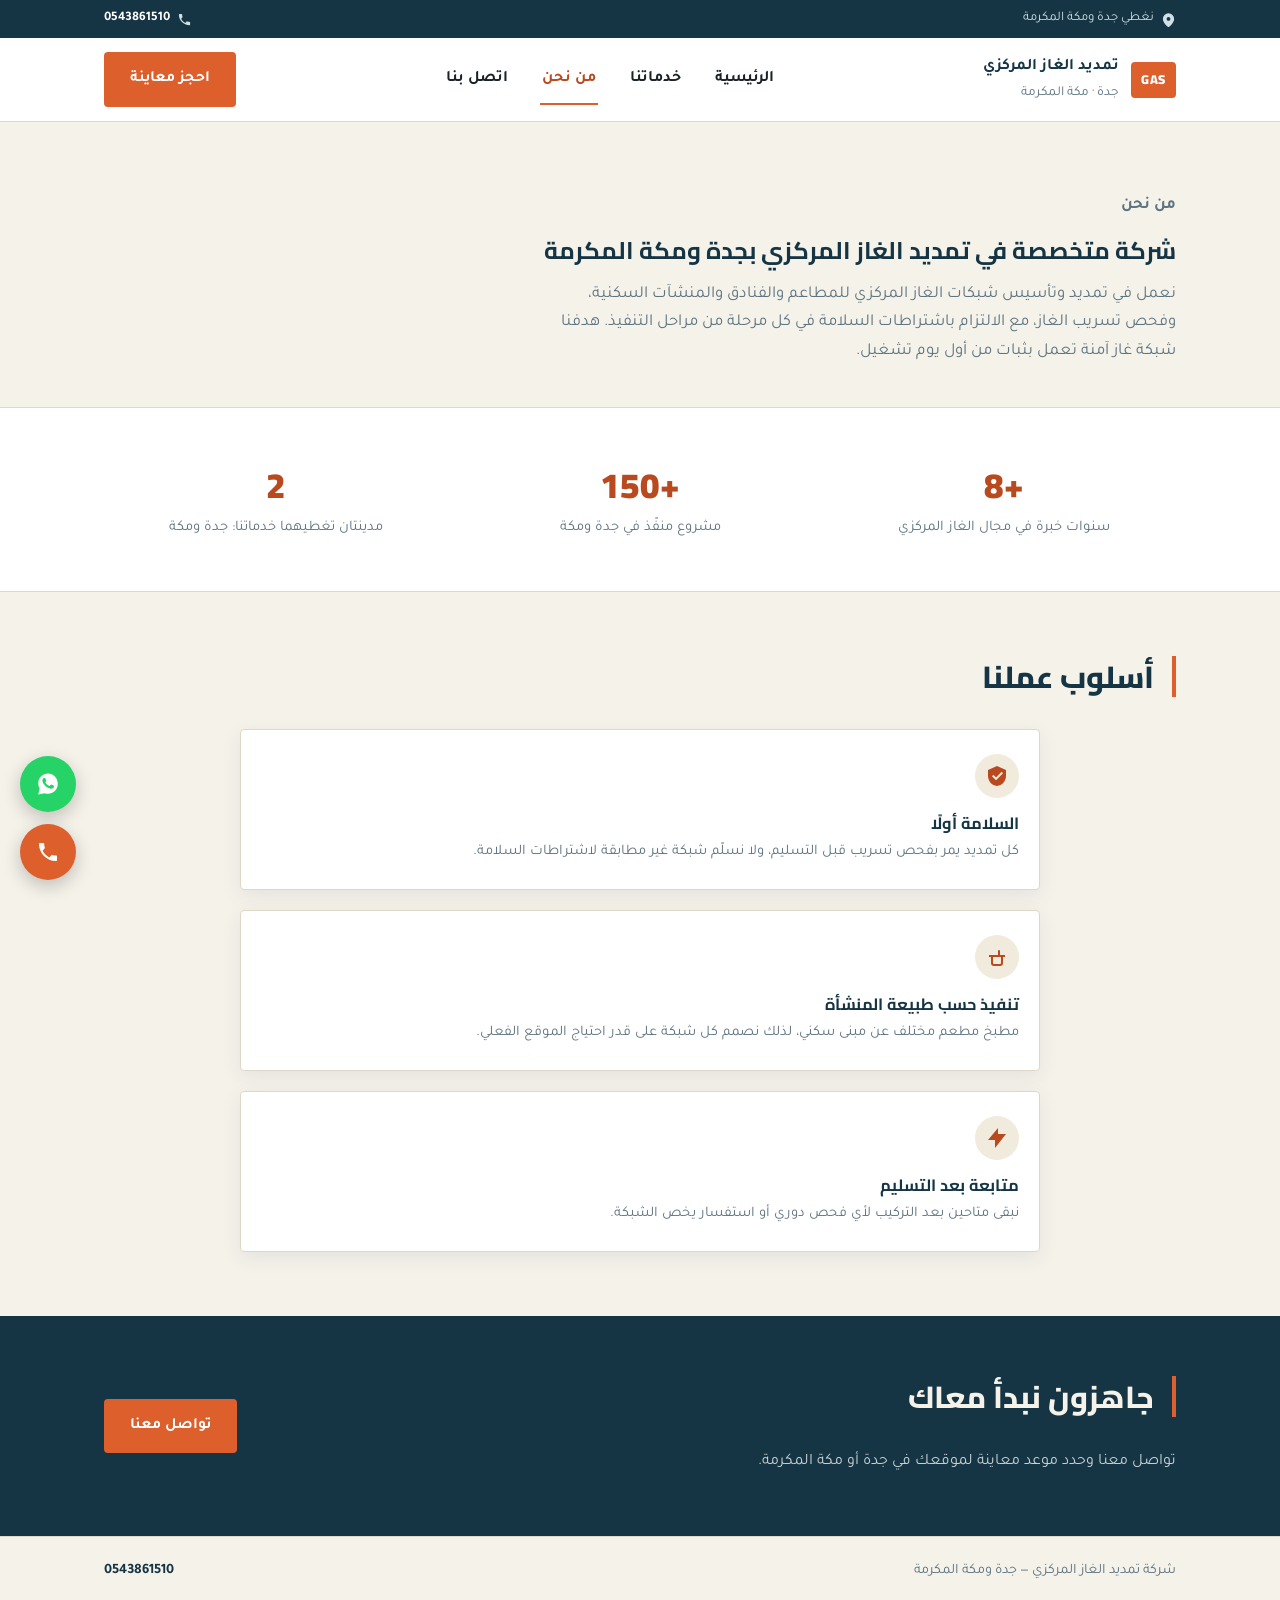
<file: about.html>
<!DOCTYPE html>
<html lang="ar" dir="rtl">
<head>
<meta charset="UTF-8">
<meta name="viewport" content="width=device-width, initial-scale=1.0">
<title>من نحن — شركة تمديد الغاز المركزي بجدة ومكة</title>
<link rel="preconnect" href="https://fonts.googleapis.com">
<link rel="preconnect" href="https://fonts.gstatic.com" crossorigin>
<link href="https://fonts.googleapis.com/css2?family=Cairo:wght@500;700;900&family=Tajawal:wght@400;500;700&display=swap" rel="stylesheet">
<link rel="stylesheet" href="style.css">
</head>
<body>

<header class="site-header" id="site-header">
  <div class="topbar-info">
    <div class="container topbar-info-inner">
      <div class="topbar-info-item">
        <svg viewBox="0 0 24 24" width="15" height="15"><path fill="currentColor" d="M12 2a9 9 0 0 0-9 9c0 6.2 8 12.6 8.3 12.9a1 1 0 0 0 1.4 0C13 23.6 21 17.2 21 11a9 9 0 0 0-9-9zm0 12a3 3 0 1 1 0-6 3 3 0 0 1 0 6z"/></svg>
        <span>نغطي جدة ومكة المكرمة</span>
      </div>
      <div class="topbar-info-item">
        <svg viewBox="0 0 24 24" width="15" height="15"><path fill="currentColor" d="M6.6 10.8c1.4 2.8 3.8 5.2 6.6 6.6l2.2-2.2c.3-.3.7-.4 1-.2 1.1.4 2.3.6 3.6.6.6 0 1 .4 1 1V20c0 .6-.4 1-1 1C10.6 21 3 13.4 3 4c0-.6.4-1 1-1h3.2c.6 0 1 .4 1 1 0 1.3.2 2.5.6 3.6.1.4 0 .8-.2 1L6.6 10.8z"/></svg>
        <a href="tel:0543861510">0543861510</a>
      </div>
    </div>
  </div>
  <div class="navbar">
    <div class="container navbar-inner">
      <a href="index.html" class="brand">
        <span class="brand-mark">GAS</span>
        <div class="brand-text">
          <strong>تمديد الغاز المركزي</strong>
          <span>جدة · مكة المكرمة</span>
        </div>
      </a>
      <nav class="main-nav" id="main-nav">
        <a href="index.html" class="nav-link ">الرئيسية</a>
        <a href="index.html#services" class="nav-link">خدماتنا</a>
        <a href="about.html" class="nav-link active">من نحن</a>
        <a href="contact.html" class="nav-link ">اتصل بنا</a>
      </nav>
      <a href="contact.html" class="btn btn-primary nav-cta">احجز معاينة</a>
      <button class="nav-toggle" id="nav-toggle" aria-label="فتح القائمة" aria-expanded="false">
        <span></span><span></span><span></span>
      </button>
    </div>
  </div>
</header>

<main>

  <section class="page-hero">
    <div class="container">
      <p class="hero-eyebrow">من نحن</p>
      <h1>شركة متخصصة في تمديد الغاز المركزي بجدة ومكة المكرمة</h1>
      <p>
        نعمل في تمديد وتأسيس شبكات الغاز المركزي للمطاعم والفنادق والمنشآت السكنية،
        وفحص تسريب الغاز، مع الالتزام باشتراطات السلامة في كل مرحلة من مراحل التنفيذ.
        هدفنا شبكة غاز آمنة تعمل بثبات من أول يوم تشغيل.
      </p>
    </div>
  </section>

  <!-- ملاحظة: الأرقام أدناه أرقام مبدئية، يفضّل استبدالها بأرقام الشركة الفعلية -->
  <section class="stats">
    <div class="container stats-grid">
      <div>
        <span class="stat-num">+8</span>
        <span class="stat-label">سنوات خبرة في مجال الغاز المركزي</span>
      </div>
      <div>
        <span class="stat-num">+150</span>
        <span class="stat-label">مشروع منفّذ في جدة ومكة</span>
      </div>
      <div>
        <span class="stat-num">2</span>
        <span class="stat-label">مدينتان تغطيهما خدماتنا: جدة ومكة</span>
      </div>
    </div>
  </section>

  <section class="values">
    <div class="container">
      <h2 class="section-title">أسلوب عملنا</h2>
      <div class="values-grid">
        <div class="feature-card">
          <span class="feature-icon" aria-hidden="true">
            <svg viewBox="0 0 24 24" width="24" height="24"><path fill="currentColor" d="M12 2 3 6v6c0 5 3.8 9.4 9 10 5.2-.6 9-5 9-10V6l-9-4zm-1 14.2-4-4 1.4-1.4L11 13.4l5.6-5.6L18 9.2 11 16.2z"/></svg>
          </span>
          <h3>السلامة أولًا</h3>
          <p>كل تمديد يمر بفحص تسريب قبل التسليم، ولا نسلّم شبكة غير مطابقة لاشتراطات السلامة.</p>
        </div>
        <div class="feature-card">
          <span class="feature-icon" aria-hidden="true">
            <svg viewBox="0 0 24 24" width="24" height="24"><path fill="currentColor" d="M4 10h9V6a1 1 0 0 1 2 0v4h5v2h-2v6a3 3 0 0 1-3 3H9a3 3 0 0 1-3-3v-6H4v-2zm4 2v6a1 1 0 0 0 1 1h6a1 1 0 0 0 1-1v-6H8z"/></svg>
          </span>
          <h3>تنفيذ حسب طبيعة المنشأة</h3>
          <p>مطبخ مطعم مختلف عن مبنى سكني، لذلك نصمم كل شبكة على قدر احتياج الموقع الفعلي.</p>
        </div>
        <div class="feature-card">
          <span class="feature-icon" aria-hidden="true">
            <svg viewBox="0 0 24 24" width="24" height="24"><path fill="currentColor" d="M13 2 3 14h7v8l11-14h-8z"/></svg>
          </span>
          <h3>متابعة بعد التسليم</h3>
          <p>نبقى متاحين بعد التركيب لأي فحص دوري أو استفسار يخص الشبكة.</p>
        </div>
      </div>
    </div>
  </section>

  <section class="coverage">
    <div class="container coverage-inner">
      <div>
        <h2 class="section-title light">جاهزون نبدأ معاك</h2>
        <p>تواصل معنا وحدد موعد معاينة لموقعك في جدة أو مكة المكرمة.</p>
      </div>
      <a href="contact.html" class="btn btn-primary">تواصل معنا</a>
    </div>
  </section>

</main>

<footer class="site-footer">
  <div class="container footer-inner">
    <span>شركة تمديد الغاز المركزي — جدة ومكة المكرمة</span>
    <a href="tel:0543861510">0543861510</a>
  </div>
</footer>

<div class="floating-actions">
  <a href="https://wa.me/966543861510" target="_blank" rel="noopener" class="fab fab-whatsapp" aria-label="تواصل عبر واتساب">
    <svg viewBox="0 0 32 32" width="26" height="26"><path fill="currentColor" d="M16.02 3C9.4 3 4 8.4 4 15.02c0 2.24.62 4.4 1.78 6.3L4 29l7.85-1.75a12 12 0 0 0 4.17.75h.01c6.62 0 12.02-5.4 12.02-12.02C28.05 8.4 22.65 3 16.02 3zm7.05 16.98c-.3.84-1.7 1.6-2.35 1.7-.6.1-1.36.14-2.2-.14-.5-.16-1.15-.38-1.98-.74-3.5-1.5-5.78-5-5.96-5.24-.17-.24-1.43-1.9-1.43-3.63 0-1.73.9-2.58 1.23-2.93.32-.35.7-.44.94-.44h.68c.22 0 .5-.02.78.6.3.65.98 2.26 1.06 2.42.08.17.14.37.02.6-.12.24-.18.38-.36.6-.18.2-.38.46-.54.62-.18.18-.37.37-.16.72.2.35.9 1.5 1.94 2.42 1.34 1.2 2.46 1.57 2.83 1.75.36.18.57.15.78-.09.22-.24.9-1.05 1.14-1.4.24-.36.48-.3.8-.18.32.12 2.04.96 2.4 1.14.35.18.58.26.66.4.1.16.1.9-.2 1.74z"/></svg>
  </a>
  <a href="tel:0543861510" class="fab fab-call" aria-label="اتصال مباشر">
    <svg viewBox="0 0 24 24" width="24" height="24"><path fill="currentColor" d="M6.6 10.8c1.4 2.8 3.8 5.2 6.6 6.6l2.2-2.2c.3-.3.7-.4 1-.2 1.1.4 2.3.6 3.6.6.6 0 1 .4 1 1V20c0 .6-.4 1-1 1C10.6 21 3 13.4 3 4c0-.6.4-1 1-1h3.2c.6 0 1 .4 1 1 0 1.3.2 2.5.6 3.6.1.4 0 .8-.2 1L6.6 10.8z"/></svg>
  </a>
</div>

<script src="script.js"></script>
</body>
</html>
</file>
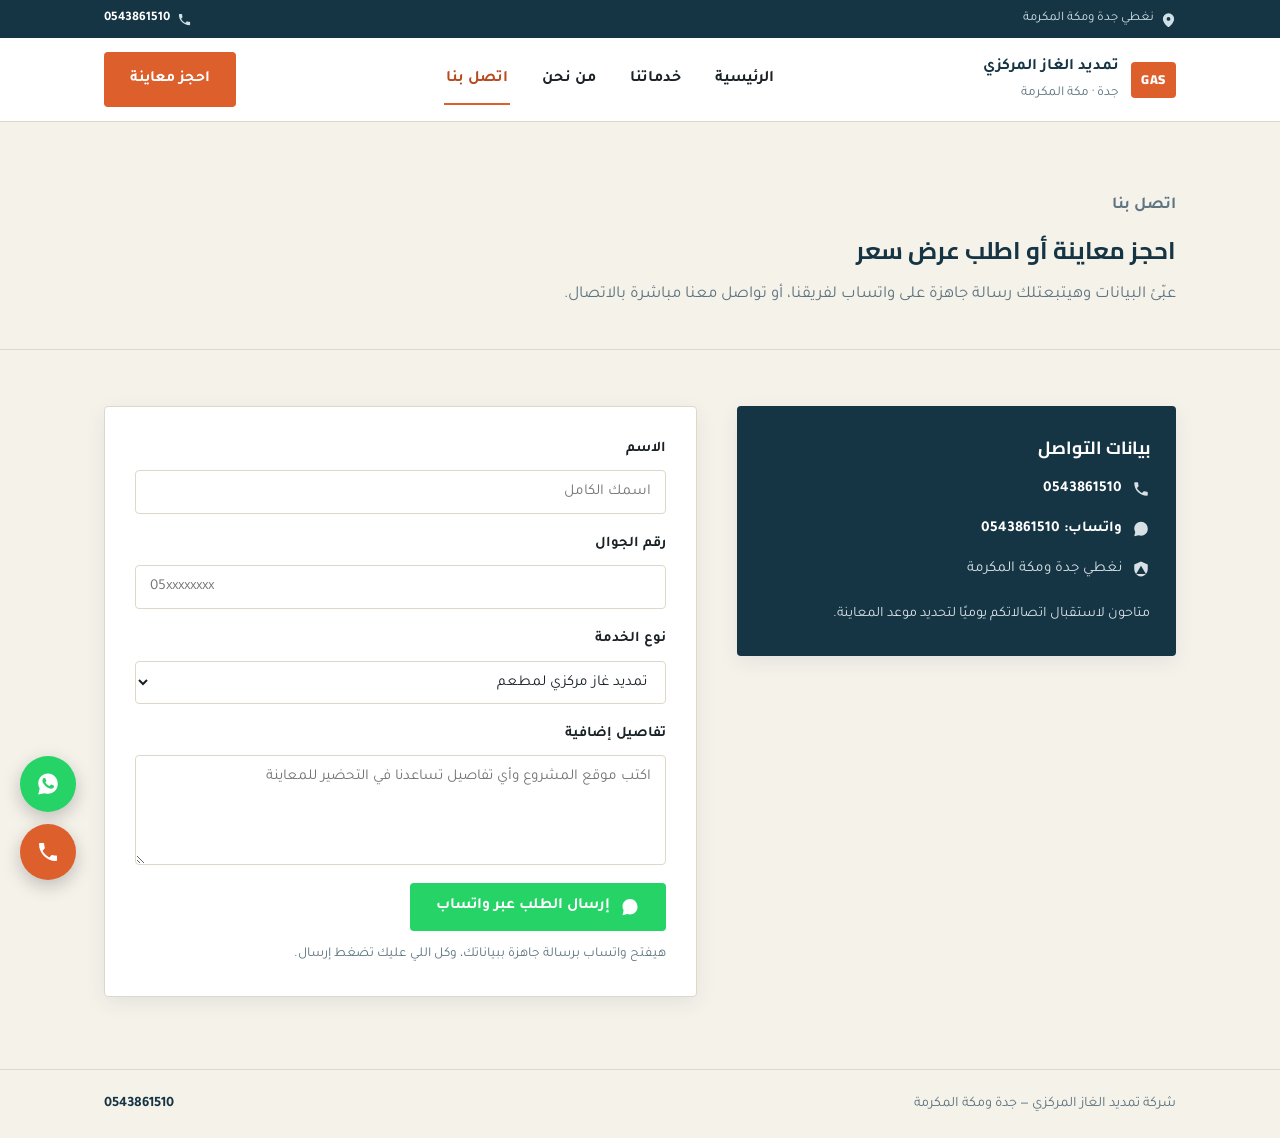
<file: contact.html>
<!DOCTYPE html>
<html lang="ar" dir="rtl">
<head>
<meta charset="UTF-8">
<meta name="viewport" content="width=device-width, initial-scale=1.0">
<title>اتصل بنا — شركة تمديد الغاز المركزي بجدة ومكة</title>
<link rel="preconnect" href="https://fonts.googleapis.com">
<link rel="preconnect" href="https://fonts.gstatic.com" crossorigin>
<link href="https://fonts.googleapis.com/css2?family=Cairo:wght@500;700;900&family=Tajawal:wght@400;500;700&display=swap" rel="stylesheet">
<link rel="stylesheet" href="style.css">
</head>
<body>

<header class="site-header" id="site-header">
  <div class="topbar-info">
    <div class="container topbar-info-inner">
      <div class="topbar-info-item">
        <svg viewBox="0 0 24 24" width="15" height="15"><path fill="currentColor" d="M12 2a9 9 0 0 0-9 9c0 6.2 8 12.6 8.3 12.9a1 1 0 0 0 1.4 0C13 23.6 21 17.2 21 11a9 9 0 0 0-9-9zm0 12a3 3 0 1 1 0-6 3 3 0 0 1 0 6z"/></svg>
        <span>نغطي جدة ومكة المكرمة</span>
      </div>
      <div class="topbar-info-item">
        <svg viewBox="0 0 24 24" width="15" height="15"><path fill="currentColor" d="M6.6 10.8c1.4 2.8 3.8 5.2 6.6 6.6l2.2-2.2c.3-.3.7-.4 1-.2 1.1.4 2.3.6 3.6.6.6 0 1 .4 1 1V20c0 .6-.4 1-1 1C10.6 21 3 13.4 3 4c0-.6.4-1 1-1h3.2c.6 0 1 .4 1 1 0 1.3.2 2.5.6 3.6.1.4 0 .8-.2 1L6.6 10.8z"/></svg>
        <a href="tel:0543861510">0543861510</a>
      </div>
    </div>
  </div>
  <div class="navbar">
    <div class="container navbar-inner">
      <a href="index.html" class="brand">
        <span class="brand-mark">GAS</span>
        <div class="brand-text">
          <strong>تمديد الغاز المركزي</strong>
          <span>جدة · مكة المكرمة</span>
        </div>
      </a>
      <nav class="main-nav" id="main-nav">
        <a href="index.html" class="nav-link ">الرئيسية</a>
        <a href="index.html#services" class="nav-link">خدماتنا</a>
        <a href="about.html" class="nav-link ">من نحن</a>
        <a href="contact.html" class="nav-link active">اتصل بنا</a>
      </nav>
      <a href="contact.html" class="btn btn-primary nav-cta">احجز معاينة</a>
      <button class="nav-toggle" id="nav-toggle" aria-label="فتح القائمة" aria-expanded="false">
        <span></span><span></span><span></span>
      </button>
    </div>
  </div>
</header>

<main>

  <section class="page-hero">
    <div class="container">
      <p class="hero-eyebrow">اتصل بنا</p>
      <h1>احجز معاينة أو اطلب عرض سعر</h1>
      <p>عبّئ البيانات وهيتبعتلك رسالة جاهزة على واتساب لفريقنا، أو تواصل معنا مباشرة بالاتصال.</p>
    </div>
  </section>

  <section class="contact">
    <div class="container contact-grid">

      <div class="contact-info">
        <h3>بيانات التواصل</h3>
        <ul>
          <li>
            <svg viewBox="0 0 24 24" width="18" height="18"><path fill="currentColor" d="M6.6 10.8c1.4 2.8 3.8 5.2 6.6 6.6l2.2-2.2c.3-.3.7-.4 1-.2 1.1.4 2.3.6 3.6.6.6 0 1 .4 1 1V20c0 .6-.4 1-1 1C10.6 21 3 13.4 3 4c0-.6.4-1 1-1h3.2c.6 0 1 .4 1 1 0 1.3.2 2.5.6 3.6.1.4 0 .8-.2 1L6.6 10.8z"/></svg>
            <a href="tel:0543861510">0543861510</a>
          </li>
          <li>
            <svg viewBox="0 0 32 32" width="18" height="18"><path fill="currentColor" d="M16.02 3C9.4 3 4 8.4 4 15.02c0 2.24.62 4.4 1.78 6.3L4 29l7.85-1.75a12 12 0 0 0 4.17.75h.01c6.62 0 12.02-5.4 12.02-12.02C28.05 8.4 22.65 3 16.02 3z"/></svg>
            <a href="https://wa.me/966543861510" target="_blank" rel="noopener">واتساب: 0543861510</a>
          </li>
          <li>
            <svg viewBox="0 0 24 24" width="18" height="18"><path fill="currentColor" d="M12 2 3 6v6c0 5 3.8 9.4 9 10 5.2-.6 9-5 9-10V6l-9-4zm0 5.5 6.5 11h-13L12 7.5z"/></svg>
            <span>نغطي جدة ومكة المكرمة</span>
          </li>
        </ul>
        <p style="color:#D7E0E4;font-size:.9rem">متاحون لاستقبال اتصالاتكم يوميًا لتحديد موعد المعاينة.</p>
      </div>

      <form class="contact-form" id="whatsapp-form">
        <div class="form-row">
          <label for="name">الاسم</label>
          <input type="text" id="name" name="name" required placeholder="اسمك الكامل">
        </div>
        <div class="form-row">
          <label for="phone">رقم الجوال</label>
          <input type="tel" id="phone" name="phone" required placeholder="05xxxxxxxx">
        </div>
        <div class="form-row">
          <label for="service">نوع الخدمة</label>
          <select id="service" name="service">
            <option>تمديد غاز مركزي لمطعم</option>
            <option>تمديد غاز مركزي لفندق</option>
            <option>تمديد غاز مركزي لمنشأة سكنية</option>
            <option>فحص تسريب الغاز المركزي</option>
            <option>استفسار آخر</option>
          </select>
        </div>
        <div class="form-row">
          <label for="message">تفاصيل إضافية</label>
          <textarea id="message" name="message" placeholder="اكتب موقع المشروع وأي تفاصيل تساعدنا في التحضير للمعاينة"></textarea>
        </div>
        <button type="submit" class="form-submit">
          <svg viewBox="0 0 32 32" width="20" height="20"><path fill="currentColor" d="M16.02 3C9.4 3 4 8.4 4 15.02c0 2.24.62 4.4 1.78 6.3L4 29l7.85-1.75a12 12 0 0 0 4.17.75h.01c6.62 0 12.02-5.4 12.02-12.02C28.05 8.4 22.65 3 16.02 3z"/></svg>
          إرسال الطلب عبر واتساب
        </button>
        <p class="form-note">هيفتح واتساب برسالة جاهزة ببياناتك، وكل اللي عليك تضغط إرسال.</p>
      </form>

    </div>
  </section>

</main>

<footer class="site-footer">
  <div class="container footer-inner">
    <span>شركة تمديد الغاز المركزي — جدة ومكة المكرمة</span>
    <a href="tel:0543861510">0543861510</a>
  </div>
</footer>

<div class="floating-actions">
  <a href="https://wa.me/966543861510" target="_blank" rel="noopener" class="fab fab-whatsapp" aria-label="تواصل عبر واتساب">
    <svg viewBox="0 0 32 32" width="26" height="26"><path fill="currentColor" d="M16.02 3C9.4 3 4 8.4 4 15.02c0 2.24.62 4.4 1.78 6.3L4 29l7.85-1.75a12 12 0 0 0 4.17.75h.01c6.62 0 12.02-5.4 12.02-12.02C28.05 8.4 22.65 3 16.02 3zm7.05 16.98c-.3.84-1.7 1.6-2.35 1.7-.6.1-1.36.14-2.2-.14-.5-.16-1.15-.38-1.98-.74-3.5-1.5-5.78-5-5.96-5.24-.17-.24-1.43-1.9-1.43-3.63 0-1.73.9-2.58 1.23-2.93.32-.35.7-.44.94-.44h.68c.22 0 .5-.02.78.6.3.65.98 2.26 1.06 2.42.08.17.14.37.02.6-.12.24-.18.38-.36.6-.18.2-.38.46-.54.62-.18.18-.37.37-.16.72.2.35.9 1.5 1.94 2.42 1.34 1.2 2.46 1.57 2.83 1.75.36.18.57.15.78-.09.22-.24.9-1.05 1.14-1.4.24-.36.48-.3.8-.18.32.12 2.04.96 2.4 1.14.35.18.58.26.66.4.1.16.1.9-.2 1.74z"/></svg>
  </a>
  <a href="tel:0543861510" class="fab fab-call" aria-label="اتصال مباشر">
    <svg viewBox="0 0 24 24" width="24" height="24"><path fill="currentColor" d="M6.6 10.8c1.4 2.8 3.8 5.2 6.6 6.6l2.2-2.2c.3-.3.7-.4 1-.2 1.1.4 2.3.6 3.6.6.6 0 1 .4 1 1V20c0 .6-.4 1-1 1C10.6 21 3 13.4 3 4c0-.6.4-1 1-1h3.2c.6 0 1 .4 1 1 0 1.3.2 2.5.6 3.6.1.4 0 .8-.2 1L6.6 10.8z"/></svg>
  </a>
</div>

<script src="script.js"></script>
</body>
</html>
</file>
<file: style.css>
:root{
  --bg:#F5F2EA;
  --panel:#FFFFFF;
  --ink:#1A2226;
  --steel:#153444;
  --steel-2:#20495B;
  --flame:#DD5F2C;
  --flame-dark:#B94A20;
  --muted:#5E7480;
  --line:#DED8C8;
  --radius:4px;
  --shadow:0 6px 20px rgba(21,52,68,.08);
}

*{box-sizing:border-box;margin:0;padding:0}

html{scroll-behavior:smooth}

body{
  background:var(--bg);
  color:var(--ink);
  font-family:'Tajawal',sans-serif;
  line-height:1.7;
}

h1,h2,h3{
  font-family:'Cairo',sans-serif;
  color:var(--steel);
  line-height:1.35;
}

a{color:inherit;text-decoration:none}

img{max-width:100%;display:block}

.container{
  max-width:1120px;
  margin:0 auto;
  padding:0 24px;
}

/* Topbar */
/* Site header: info bar + sticky navbar */
.site-header{position:sticky;top:0;z-index:100}

.topbar-info{
  background:var(--steel);
  color:#CFE0E6;
  font-size:.82rem;
  padding:8px 0;
}
.topbar-info-inner{
  display:flex;
  justify-content:space-between;
  align-items:center;
  gap:16px;
  flex-wrap:wrap;
}
.topbar-info-item{display:flex;align-items:center;gap:7px}
.topbar-info-item a{color:#fff;font-weight:700}
.topbar-info-item a:hover{color:var(--flame)}

.navbar{
  background:#fff;
  border-bottom:1px solid var(--line);
  transition:box-shadow .2s ease;
}
.site-header.scrolled .navbar{box-shadow:var(--shadow)}
.navbar-inner{
  position:relative;
  display:flex;
  align-items:center;
  justify-content:space-between;
  gap:24px;
  padding:14px 24px;
}
.brand{display:flex;align-items:center;gap:12px}
.brand-mark{
  background:var(--flame);
  color:#fff;
  font-family:'Cairo',sans-serif;
  font-weight:900;
  font-size:.8rem;
  letter-spacing:.05em;
  padding:7px 10px;
  border-radius:var(--radius);
}
.brand-text{display:flex;flex-direction:column;font-size:.85rem}
.brand-text strong{color:var(--steel);font-size:1rem}
.brand-text span{color:var(--muted)}

.main-nav{display:flex;align-items:center;gap:30px}
.nav-link{
  position:relative;
  font-weight:600;
  color:var(--ink);
  padding:6px 2px;
}
.nav-link:hover{color:var(--flame-dark)}
.nav-link.active{color:var(--flame-dark)}
.nav-link.active::after{
  content:'';
  position:absolute;
  right:0;left:0;bottom:-6px;
  height:2px;
  background:var(--flame);
}

.nav-cta{padding:11px 22px;font-size:.9rem;white-space:nowrap}

.nav-toggle{
  display:none;
  flex-direction:column;
  justify-content:center;
  gap:5px;
  width:36px;height:36px;
  background:none;
  border:none;
  cursor:pointer;
}
.nav-toggle span{display:block;width:22px;height:2px;background:var(--steel);margin:0 auto;transition:transform .2s ease, opacity .2s ease}
.nav-toggle[aria-expanded="true"] span:nth-child(1){transform:translateY(7px) rotate(45deg)}
.nav-toggle[aria-expanded="true"] span:nth-child(2){opacity:0}
.nav-toggle[aria-expanded="true"] span:nth-child(3){transform:translateY(-7px) rotate(-45deg)}

@media (max-width:900px){
  .nav-cta{display:none}
  .main-nav{
    display:none;
    position:absolute;
    top:100%;
    inset-inline:0;
    background:#fff;
    flex-direction:column;
    align-items:flex-start;
    gap:0;
    padding:6px 24px 16px;
    border-bottom:1px solid var(--line);
    box-shadow:var(--shadow);
  }
  .main-nav.open{display:flex}
  .nav-link{width:100%;padding:12px 0;border-bottom:1px solid var(--line)}
  .nav-link.active::after{display:none}
  .nav-toggle{display:flex}
}

/* Hero */
.hero{
  padding:64px 0 56px;
  background:linear-gradient(180deg,#EFEADC 0%, var(--bg) 100%);
  border-bottom:1px solid var(--line);
}
.hero-grid{
  display:grid;
  grid-template-columns:1.2fr .8fr;
  gap:48px;
  align-items:center;
}
.hero-eyebrow{
  color:var(--flame-dark);
  font-weight:700;
  margin-bottom:14px;
  font-size:.95rem;
}
.hero-copy h1{
  font-size:clamp(1.9rem,3.4vw,2.7rem);
  font-weight:900;
  margin-bottom:20px;
}
.hero-lead{
  max-width:52ch;
  color:var(--muted);
  font-size:1.05rem;
  margin-bottom:28px;
}
.hero-actions{display:flex;flex-wrap:wrap;gap:14px}

.btn{
  display:inline-block;
  padding:14px 26px;
  border-radius:var(--radius);
  font-weight:700;
  font-size:.98rem;
  transition:transform .15s ease, background .15s ease;
}
.btn-primary{background:var(--flame);color:#fff}
.btn-primary:hover{background:var(--flame-dark)}
.btn-outline{border:1.5px solid var(--steel);color:var(--steel)}
.btn-outline:hover{background:var(--steel);color:#fff}

.hero-visual{display:flex;justify-content:center}
.pipe-art{width:100%;max-width:280px}
.pipe-line{stroke:var(--steel-2)}
.pipe-joint{fill:var(--steel)}
.flame{fill:var(--flame)}

/* Section title */
.section-title{
  font-size:clamp(1.4rem,2.4vw,1.9rem);
  font-weight:800;
  margin-bottom:32px;
  position:relative;
  padding-inline-start:18px;
  border-inline-start:4px solid var(--flame);
}
.section-title.light{color:#F5F2EA;border-inline-start-color:var(--flame)}

/* Features */
.features{padding:64px 0 8px}
.features-grid{
  display:grid;
  grid-template-columns:repeat(4,1fr);
  gap:20px;
}
.feature-card{
  background:var(--panel);
  border:1px solid var(--line);
  border-radius:var(--radius);
  padding:24px 20px;
  box-shadow:var(--shadow);
}
.feature-icon{
  display:inline-flex;
  width:44px;height:44px;
  align-items:center;justify-content:center;
  background:#F0EBDC;
  color:var(--flame-dark);
  border-radius:50%;
  margin-bottom:14px;
}
.feature-card h3{font-size:1.02rem;margin-bottom:6px}
.feature-card p{color:var(--muted);font-size:.92rem}

/* Mid CTA strip */
.cta-strip{padding:48px 0}
.cta-strip-inner{
  background:var(--panel);
  border:1px dashed var(--flame);
  border-radius:var(--radius);
  padding:30px 32px;
  display:flex;
  align-items:center;
  justify-content:space-between;
  gap:20px;
  flex-wrap:wrap;
}
.cta-strip-inner h2{font-size:1.3rem}

/* Process */
.process{padding:24px 0 64px}
.process-list{
  list-style:none;
  display:grid;
  grid-template-columns:repeat(4,1fr);
  gap:22px;
}
.process-step{position:relative;padding-inline-start:8px}
.step-num{
  display:flex;
  width:38px;height:38px;
  align-items:center;justify-content:center;
  background:var(--steel);
  color:#fff;
  font-family:'Cairo',sans-serif;
  font-weight:800;
  border-radius:50%;
  margin-bottom:14px;
}
.process-step h3{font-size:1rem;margin-bottom:6px}
.process-step p{color:var(--muted);font-size:.9rem}

/* Testimonials */
.testimonials{padding:56px 0}
.testimonials-grid{
  display:grid;
  grid-template-columns:repeat(3,1fr);
  gap:20px;
}
.testimonial-card{
  background:var(--panel);
  border:1px solid var(--line);
  border-inline-start:4px solid var(--flame);
  border-radius:var(--radius);
  padding:22px;
  box-shadow:var(--shadow);
}
.testimonial-card p{color:var(--ink);margin-bottom:14px}
.testimonial-card cite{font-style:normal;font-weight:700;color:var(--muted);font-size:.88rem}

/* Services */
.services{padding:72px 0}
.service-list{list-style:none;display:flex;flex-direction:column}
.service-item{
  display:flex;
  gap:20px;
  align-items:flex-start;
  padding:26px 4px;
  border-top:1px solid var(--line);
}
.service-item:last-child{border-bottom:1px solid var(--line)}
.service-icon{
  flex:none;
  width:52px;height:52px;
  display:flex;align-items:center;justify-content:center;
  background:var(--panel);
  border:1px solid var(--line);
  border-radius:var(--radius);
  color:var(--flame-dark);
}
.service-item h3{font-size:1.15rem;margin-bottom:6px}
.service-item p{color:var(--muted);max-width:64ch}

/* Gallery + Video shared */
.gallery,.videos{padding:56px 0}
.gallery-grid{
  display:grid;
  grid-template-columns:repeat(4,1fr);
  gap:16px;
}
.videos-grid{
  display:grid;
  grid-template-columns:repeat(3,1fr);
  gap:16px;
}
.media-slot{
  background:#E7E1D2;
  border:1px solid var(--line);
  border-radius:var(--radius);
  overflow:hidden;
  aspect-ratio:4/3;
}
.media-slot img,.media-slot video{width:100%;height:100%;object-fit:cover;background:#E7E1D2}
.media-placeholder{
  width:100%;height:100%;
  display:flex;flex-direction:column;align-items:center;justify-content:center;
  text-align:center;
  color:var(--muted);
  font-weight:700;
  gap:6px;
}
.media-placeholder span{font-weight:400;font-size:.8rem}

/* Coverage */
.coverage{background:var(--steel);color:#F5F2EA;padding:60px 0}
.coverage-inner{
  display:flex;
  align-items:center;
  justify-content:space-between;
  gap:32px;
  flex-wrap:wrap;
}
.coverage p{color:#C7D2D6;max-width:56ch}

/* About page */
.page-hero{padding:56px 0 40px;border-bottom:1px solid var(--line)}
.page-hero p{color:var(--muted);max-width:70ch;font-size:1.05rem;margin-top:14px}

.stats{padding:48px 0;background:var(--panel);border-bottom:1px solid var(--line)}
.stats-grid{
  display:grid;
  grid-template-columns:repeat(3,1fr);
  gap:20px;
  text-align:center;
}
.stat-num{
  display:block;
  font-family:'Cairo',sans-serif;
  font-weight:900;
  font-size:2.2rem;
  color:var(--flame-dark);
}
.stat-label{color:var(--muted);font-size:.92rem}

.values{padding:64px 0}
.values-grid {
  display: grid;
  grid-template-columns: 1fr;
  gap: 20px;
  max-width: 800px;
  margin: 0 auto;
}
/* Contact page */
.contact{padding:56px 0 72px}
.contact-grid{
  display:grid;
  grid-template-columns:.85fr 1.15fr;
  gap:40px;
  align-items:start;
}
.contact-info{
  background:var(--steel);
  color:#F5F2EA;
  border-radius:var(--radius);
  padding:30px 26px;
  box-shadow:var(--shadow);
}
.contact-info h3{color:#fff;font-size:1.1rem;margin-bottom:16px}
.contact-info ul{list-style:none;display:flex;flex-direction:column;gap:14px;margin-bottom:20px}
.contact-info li{display:flex;align-items:center;gap:10px;color:#D7E0E4;font-size:.95rem}
.contact-info a{color:#fff;font-weight:700}

.contact-form{
  background:var(--panel);
  border:1px solid var(--line);
  border-radius:var(--radius);
  padding:30px;
  box-shadow:var(--shadow);
}
.form-row{margin-bottom:18px;display:flex;flex-direction:column;gap:8px}
.form-row label{font-weight:700;font-size:.92rem}
.form-row input,.form-row select,.form-row textarea{
  border:1px solid var(--line);
  border-radius:var(--radius);
  padding:12px 14px;
  font-family:'Tajawal',sans-serif;
  font-size:.95rem;
  background:#fff;
  color:var(--ink);
}
.form-row textarea{resize:vertical;min-height:110px}
.form-row input:focus,.form-row select:focus,.form-row textarea:focus{outline:2px solid var(--flame);outline-offset:1px}
.form-submit{
  display:inline-flex;
  align-items:center;
  gap:10px;
  background:#25D366;
  color:#fff;
  border:none;
  padding:14px 26px;
  border-radius:var(--radius);
  font-family:'Tajawal',sans-serif;
  font-weight:700;
  font-size:.98rem;
  cursor:pointer;
  transition:transform .15s ease, background .15s ease;
}
.form-submit:hover{background:#1EBE59}
.form-note{margin-top:12px;color:var(--muted);font-size:.85rem}

/* Footer */
.site-footer{padding:22px 0;border-top:1px solid var(--line)}
.footer-inner{
  display:flex;justify-content:space-between;align-items:center;
  color:var(--muted);font-size:.9rem;flex-wrap:wrap;gap:10px;
}
.footer-inner a{font-weight:700;color:var(--steel)}

/* Floating action buttons — bottom-left, call + whatsapp */
.floating-actions{
  position:fixed;
  left:20px;
  bottom:20px;
  display:flex;
  flex-direction:column;
  gap:12px;
  z-index:50;
}
.fab{
  width:56px;height:56px;
  border-radius:50%;
  display:flex;align-items:center;justify-content:center;
  color:#fff;
  box-shadow:0 6px 18px rgba(0,0,0,.22);
  transition:transform .15s ease;
}
.fab:hover{transform:translateY(-3px)}
.fab-whatsapp{background:#25D366}
.fab-call{background:var(--flame)}

/* Responsive */
@media (max-width:860px){
  .hero-grid{grid-template-columns:1fr}
  .hero-visual{order:-1;max-width:220px;margin:0 auto}
  .gallery-grid{grid-template-columns:repeat(2,1fr)}
  .videos-grid{grid-template-columns:1fr}
  .coverage-inner{flex-direction:column;align-items:flex-start}
  .features-grid{grid-template-columns:repeat(2,1fr)}
  .process-list{grid-template-columns:repeat(2,1fr)}
  .testimonials-grid{grid-template-columns:1fr}
  .contact-grid{grid-template-columns:1fr}
}

@media (prefers-reduced-motion:reduce){
  *{transition:none !important}
  html{scroll-behavior:auto}
}
</file>
